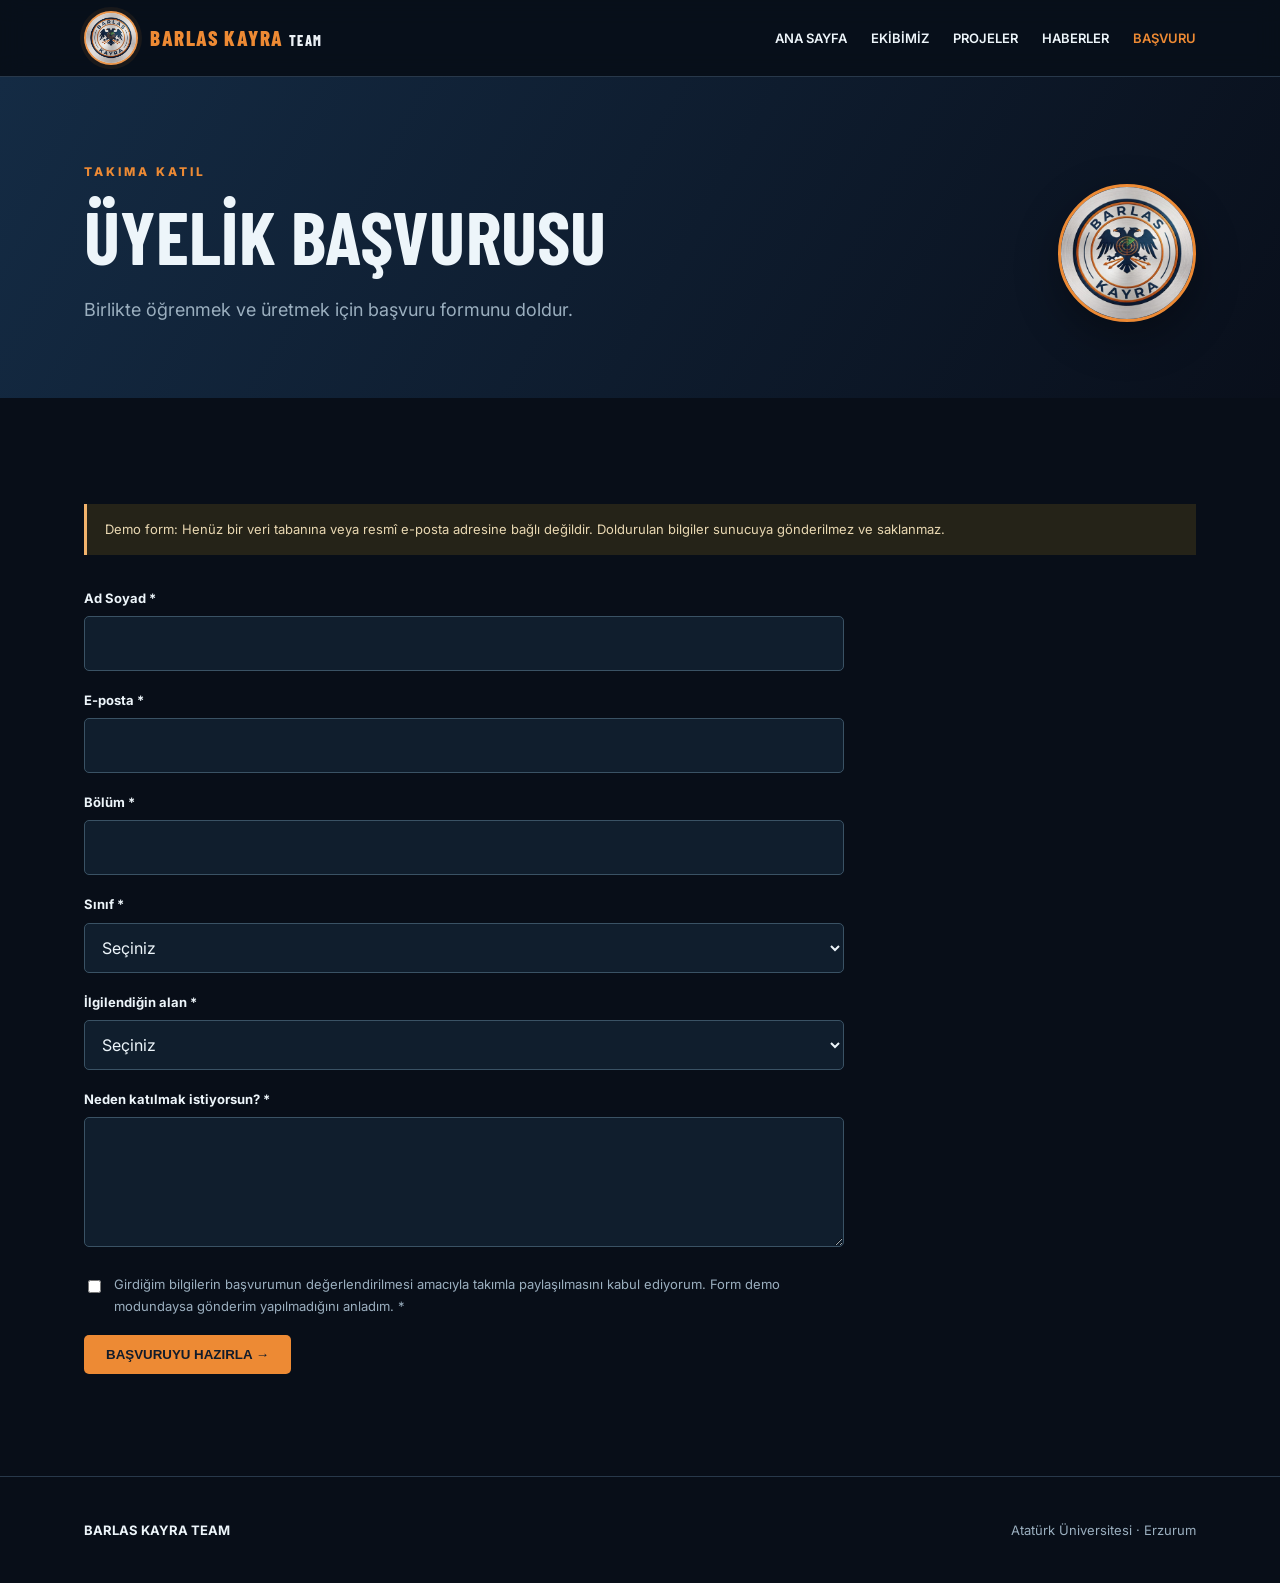
<file: basvuru.html>
<!DOCTYPE html>
<!-- Barlas Kayra Team | Üyelik Başvurusu -->
<html lang="tr">
  <head>
    <meta charset="utf-8"/>
    <meta content="width=device-width,initial-scale=1" name="viewport"/>
    <title>
      Takıma Başvur | Barlas Kayra Team
    </title>
    <link href="assets/favicon.png" rel="icon" type="image/png"/>
    <meta content="#080e18" name="theme-color"/>
    <meta content="Barlas Kayra Team üyelik başvuru formu." name="description"/>
    <link href="assets/favicon.png" rel="apple-touch-icon"/>
    <link href="https://fonts.googleapis.com" rel="preconnect"/>
    <link crossorigin="" href="https://fonts.gstatic.com" rel="preconnect"/>
    <link href="https://fonts.googleapis.com/css2?family=Barlow+Condensed:wght@500;600;700;800&amp;family=Inter:wght@400;500;600;700&amp;display=swap" rel="stylesheet"/>
    <link href="style.css" rel="stylesheet"/>
  </head>
  <body>
    <a class="skip-link" href="#main">İçeriğe geç</a>
    <header>
      <nav class="wrap">
        <a class="brand" href="index.html">
          <img alt="Barlas Kayra Team logosu" class="brand-logo" height="52" src="assets/barlas-kayra-logo.webp" width="52"/>
          <span class="brand-text">
            BARLAS
            <span>
              KAYRA
            </span>
            <small>
              TEAM
            </small>
          </span>
        </a>
        <button aria-controls="nav-links" aria-expanded="false" aria-label="Menüyü aç" class="menu" type="button">
          ☰
        </button>
        <div class="navlinks" id="nav-links">
          <a href="index.html">
            ANA SAYFA
          </a>
          <a href="ekip.html">
            EKİBİMİZ
          </a>
          <a href="projeler.html">
            PROJELER
          </a>
          <a href="haberler.html">
            HABERLER
          </a>
          <a aria-current="page" class="active" href="basvuru.html">
            BAŞVURU
          </a>
        </div>
      </nav>
    </header>
    <main id="main">
      <section class="page-hero">
        <div class="wrap page-hero-inner">
          <div class="page-copy">
            <div class="eyebrow">
              TAKIMA KATIL
            </div>
            <h1>
              ÜYELİK BAŞVURUSU
            </h1>
            <p class="lead">
              Birlikte öğrenmek ve üretmek için başvuru formunu doldur.
            </p>
          </div>
          <img alt="Barlas Kayra Team amblemi" class="page-logo" height="160" src="assets/barlas-kayra-logo.webp" width="160"/>
        </div>
      </section>
      <section class="section">
        <div class="wrap">
          <div class="notice">
            Demo form: Henüz bir veri tabanına veya resmî e-posta adresine bağlı değildir. Doldurulan bilgiler sunucuya gönderilmez ve saklanmaz.
          </div>
          <form class="form" id="apply-form" style="margin-top:32px">
            <div class="field">
              <label for="name">
                Ad Soyad *
              </label>
              <input autocomplete="name" id="name" maxlength="100" name="name" required=""/>
            </div>
            <div class="field">
              <label for="email">
                E-posta *
              </label>
              <input autocomplete="email" id="email" name="email" required="" type="email"/>
            </div>
            <div class="field">
              <label for="department">
                Bölüm *
              </label>
              <input id="department" maxlength="100" name="department" required=""/>
            </div>
            <div class="field">
              <label for="grade">
                Sınıf *
              </label>
              <select id="grade" name="grade" required="">
                <option value="">
                  Seçiniz
                </option>
                <option>
                  Hazırlık
                </option>
                <option>
                  1. sınıf
                </option>
                <option>
                  2. sınıf
                </option>
                <option>
                  3. sınıf
                </option>
                <option>
                  4. sınıf
                </option>
                <option>
                  Lisansüstü
                </option>
              </select>
            </div>
            <div class="field">
              <label for="area">
                İlgilendiğin alan *
              </label>
              <select id="area" name="area" required="">
                <option value="">
                  Seçiniz
                </option>
                <option>
                  Yazılım ve yapay zekâ
                </option>
                <option>
                  Görüntü işleme
                </option>
                <option>
                  Elektronik ve gömülü sistemler
                </option>
                <option>
                  Mekanik tasarım
                </option>
                <option>
                  Organizasyon ve iletişim
                </option>
              </select>
            </div>
            <div class="field">
              <label for="why">
                Neden katılmak istiyorsun? *
              </label>
              <textarea id="why" maxlength="2000" name="motivation" required=""></textarea>
            </div>
            <div class="check">
              <input id="privacy" name="onay" required="" type="checkbox"/>
              <label for="privacy">
                Girdiğim bilgilerin başvurumun değerlendirilmesi amacıyla takımla paylaşılmasını kabul ediyorum. Form demo modundaysa gönderim yapılmadığını anladım. *
              </label>
            </div>
            <button class="btn" type="submit">
              BAŞVURUYU HAZIRLA →
            </button>
            <p aria-live="polite" id="form-result" role="status">
            </p>
          </form>
        </div>
      </section>
    </main>
    <footer>
      <div class="wrap">
        <strong>
          BARLAS KAYRA TEAM
        </strong>
        <p>
          Atatürk Üniversitesi · Erzurum
        </p>
      </div>
    </footer>
     <script src="common.js?v=menu-fix-2" defer></script>
     <script type="module" src="basvuru.js"></script>
  </body>
</html>
</file>
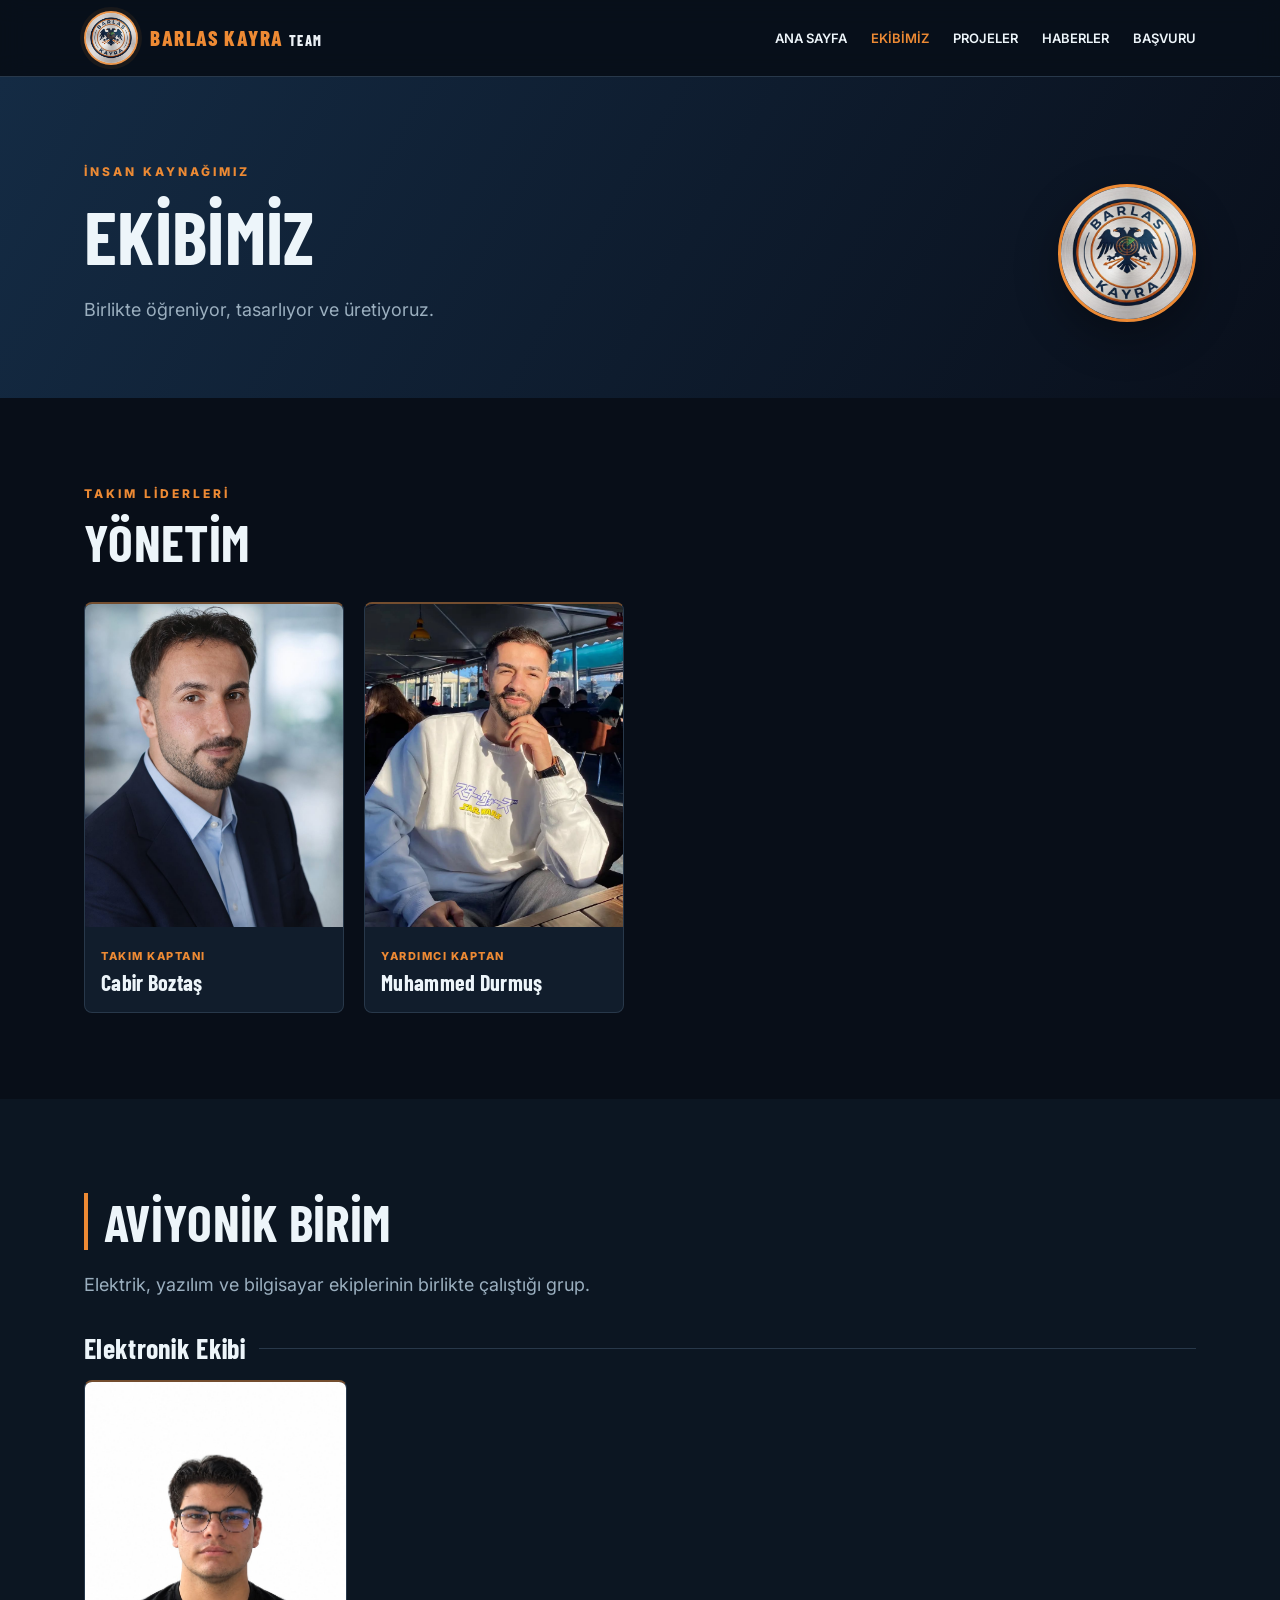
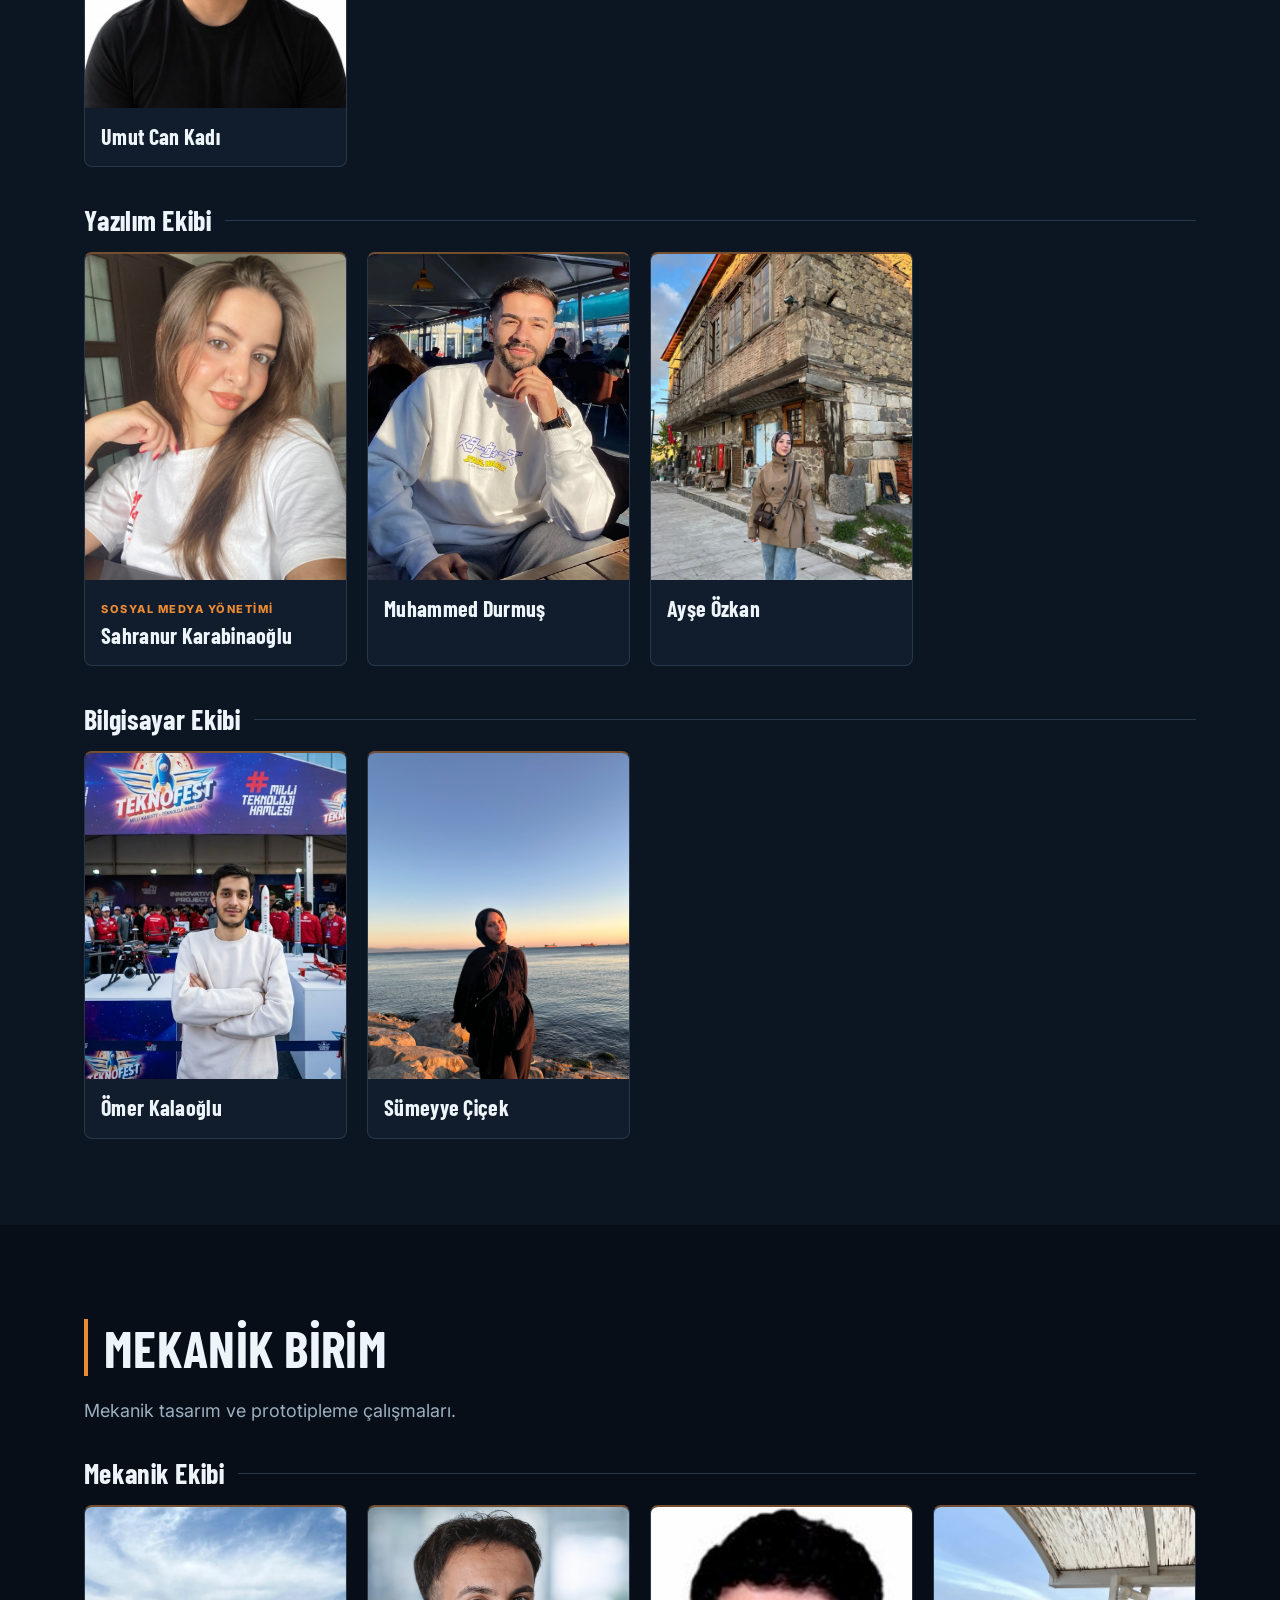
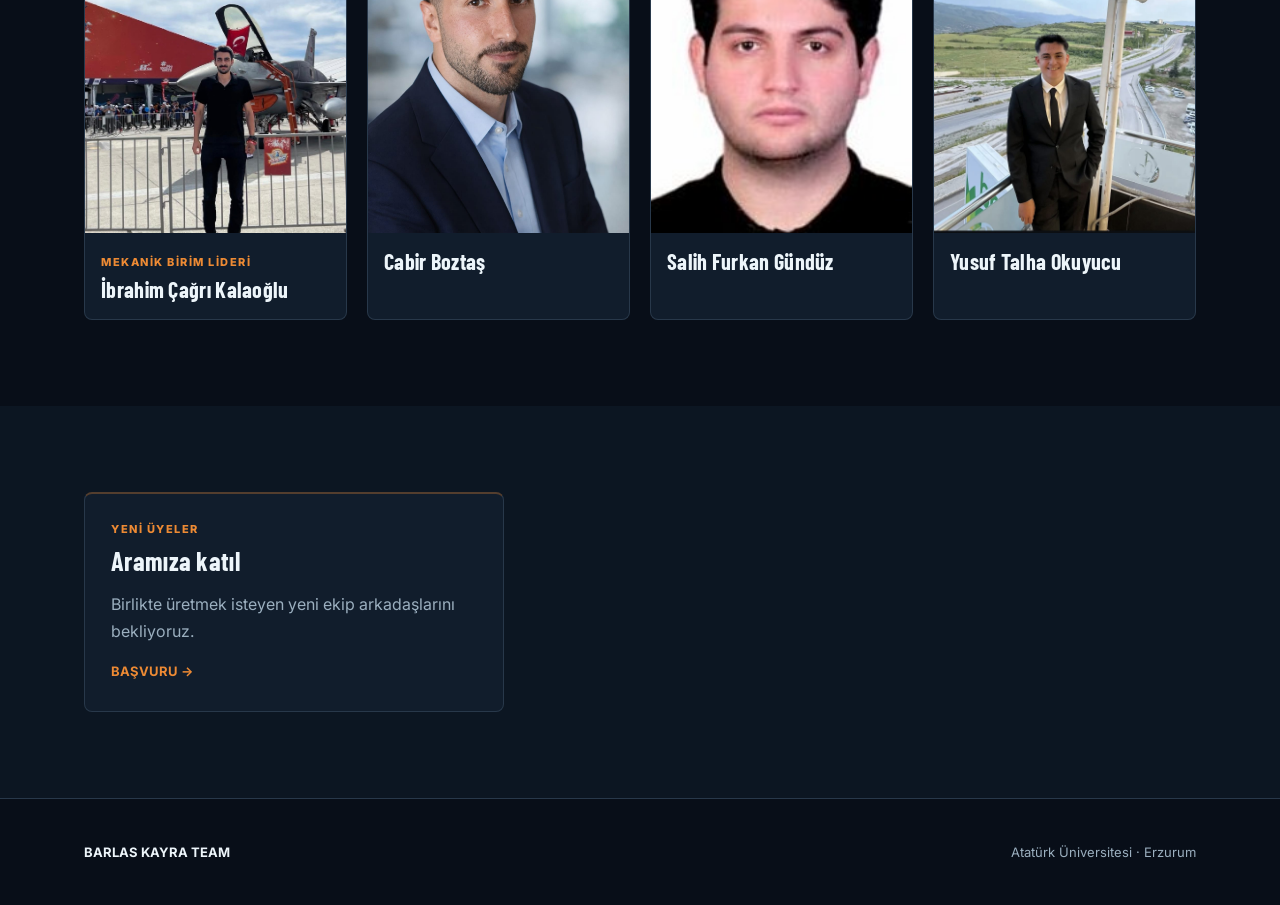
<file: ekip.html>
<!DOCTYPE html>
<html lang="tr">

<head>
  <meta charset="utf-8" />

  <meta
    name="viewport"
    content="width=device-width, initial-scale=1"
  />

  <meta
    name="theme-color"
    content="#080e18"
  />

  <meta
    name="description"
    content="Barlas Kayra Team ekibi: aviyonik ve mekanik gruplar."
  />

  <title>Ekibimiz | Barlas Kayra Team</title>

  <link
    rel="icon"
    href="assets/favicon.png"
    type="image/png"
  />

  <link
    rel="apple-touch-icon"
    href="assets/favicon.png"
  />

  <link
    rel="preconnect"
    href="https://fonts.googleapis.com"
  />

  <link
    rel="preconnect"
    href="https://fonts.gstatic.com"
    crossorigin
  />

  <link
    href="https://fonts.googleapis.com/css2?family=Barlow+Condensed:wght@500;600;700;800&amp;family=Inter:wght@400;500;600;700&amp;display=swap"
    rel="stylesheet"
  />

  <link rel="stylesheet" href="style.css" />

</head>

<body>

  <a class="skip-link" href="#main">
    İçeriğe geç
  </a>

  <!-- ======================== -->
  <!-- ÜST MENÜ -->
  <!-- ======================== -->

  <header>
    <nav class="wrap">

      <!-- TAKIM LOGOSU -->

      <a class="brand" href="index.html">

        <img
          class="brand-logo"
          src="assets/barlas-kayra-logo.webp"
          alt="Barlas Kayra Team logosu"
          width="52"
          height="52"
        />

        <span class="brand-text">
          BARLAS
          <span>KAYRA</span>
          <small>TEAM</small>
        </span>

      </a>

      <!-- MOBİL MENÜ -->

      <button
        class="menu"
        type="button"
        aria-controls="nav-links"
        aria-expanded="false"
        aria-label="Menüyü aç"
      >
        ☰
      </button>

      <!-- MENÜ BAĞLANTILARI -->

      <div class="navlinks" id="nav-links">

        <a href="index.html">
          ANA SAYFA
        </a>

        <a
          href="ekip.html"
          class="active"
          aria-current="page"
        >
          EKİBİMİZ
        </a>

        <a href="projeler.html">
          PROJELER
        </a>

        <a href="haberler.html">
          HABERLER
        </a>

        <a href="basvuru.html">
          BAŞVURU
        </a>
 

      </div>

    </nav>
  </header>


  <!-- ======================== -->
  <!-- ANA İÇERİK -->
  <!-- ======================== -->

  <main id="main">

    <!-- SAYFA BAŞLIĞI -->

    <section class="page-hero">

      <div class="wrap page-hero-inner">

        <div class="page-copy">

          <div class="eyebrow">
            İNSAN KAYNAĞIMIZ
          </div>

          <h1>EKİBİMİZ</h1>

          <p class="lead">
            Birlikte öğreniyor, tasarlıyor ve üretiyoruz.
          </p>

        </div>

        <img
          class="page-logo"
          src="assets/barlas-kayra-logo.webp"
          alt="Barlas Kayra Team amblemi"
          width="160"
          height="160"
        />

      </div>

    </section>


    <!-- ======================== -->
    <!-- TAKIM YÖNETİMİ -->
    <!-- ======================== -->

    <section class="section">

      <div class="wrap">

        <div class="section-head">

          <div class="eyebrow">
            TAKIM LİDERLERİ
          </div>

          <h2>YÖNETİM</h2>

        </div>

        <ul class="members members-lead">

          <!-- CABİR BOZTAŞ -->

          <li class="member">

            <figure class="member-photo">

              <img
                src="assets/cabir.jpg"
                alt="Cabir Boztaş"
                width="480"
                height="600"
                loading="lazy"
              />

            </figure>

            <div class="member-info">

              <span class="member-role">
                Takım Kaptanı
              </span>

              <h3>Cabir Boztaş</h3>

            </div>

          </li>


          <!-- MUHAMMED DURMUŞ -->

          <li class="member">

            <figure class="member-photo">

              <img
                src="assets/muhammed.jpg"
                alt="Muhammed Durmuş"
                width="480"
                height="600"
                loading="lazy"
              />

            </figure>

            <div class="member-info">

              <span class="member-role">
                Yardımcı Kaptan
              </span>

              <h3>Muhammed Durmuş</h3>

            </div>

          </li>

        </ul>

      </div>

    </section>


    <!-- ======================== -->
    <!-- AVİYONİK BİRİM -->
    <!-- ======================== -->

    <section class="section alt" id="aviyonik">

      <div class="wrap">

        <div class="section-head group-head">

          <h2>AVİYONİK BİRİM</h2>

          <p class="lead">
            Elektrik, yazılım ve bilgisayar
            ekiplerinin birlikte çalıştığı grup.
          </p>

        </div>

        <div class="subteams">


          <!-- ======================== -->
          <!-- ELEKTRİK EKİBİ -->
          <!-- ======================== -->

          <div class="subteam">

            <h3 class="subteam-title">
              Elektronik Ekibi
            </h3>

            <ul class="members">

              <!-- UMUT CAN KADI -->

              <li class="member">

                <figure class="member-photo">

                  <img
                    src="assets/umut.jpg"
                    alt="Umut Can  Kadı"
                    width="480"
                    height="600"
                    loading="lazy"
                  />

                </figure>

                <div class="member-info">

                  <h3>Umut Can Kadı</h3>

                </div>

              </li>

            </ul>

          </div>


          <!-- ======================== -->
          <!-- YAZILIM EKİBİ -->
          <!-- ======================== -->

          <div class="subteam">

            <h3 class="subteam-title">
              Yazılım Ekibi
            </h3>

            <ul class="members">

              <!-- SAHRANUR KARABİNAOĞLU -->

              <li class="member">

                <figure class="member-photo">

                  <img
                    src="assets/sahra.jpg"
                    alt="Sahranur Karabinaoğlu"
                    width="480"
                    height="600"
                    loading="lazy"
                  />

                </figure>

                <div class="member-info">
 <span class="member-role">
                  SOSYAL MEDYA YÖNETİMİ
                 </span>
                  <h3>Sahranur Karabinaoğlu</h3>

                </div>

              </li>


              <!-- MUHAMMED DURMUŞ -->

              <li class="member">

                <figure class="member-photo">

                  <img
                    src="assets/muhammed.jpg"
                    alt="Muhammed Durmuş"
                    width="480"
                    height="600"
                    loading="lazy"
                  />

                </figure>

                <div class="member-info">

                  <h3>Muhammed Durmuş</h3>

                </div>

              </li>


              <!-- AYŞE ÖZKAN -->

              <li class="member">

                <figure class="member-photo">

                 
                  <img
                 src="assets/ayse.jpg"
                 alt="Ayşe Özkan"
                 width="480"
                 height="600"
                 loading="lazy"
                />

                </figure>

                <div class="member-info">

                  <h3>Ayşe Özkan</h3>

                </div>

              </li>

            </ul>

          </div>


          <!-- ======================== -->
          <!-- BİLGİSAYAR EKİBİ -->
          <!-- ======================== -->

          <div class="subteam">

            <h3 class="subteam-title">
              Bilgisayar Ekibi
            </h3>

            <ul class="members">

              <!-- ÖMER KALAOĞLU -->

              <li class="member">

                <figure class="member-photo">

                             
<img
  src="assets/omer.jpg"
  alt="Ömer KALAOĞLU"
  width="480"
  height="600"
  loading="lazy"
/>

                </figure>

                <div class="member-info">

                  <h3>Ömer Kalaoğlu</h3>

                </div>

              </li>


              <!-- SÜMEYYE ÇİÇEK -->

              <li class="member">

                <figure class="member-photo">

                  
<img
  src="assets/sumeyye.jpg"
  alt="Sümeyye Çiçek"
  width="480"
  height="600"
  loading="lazy"
/>


                </figure>

                <div class="member-info">

                  <h3>Sümeyye Çiçek</h3>

                </div>

              </li>

            </ul>

          </div>

        </div>

      </div>

    </section>


    <!-- ======================== -->
    <!-- MEKANİK BİRİM -->
    <!-- ======================== -->

    <section class="section" id="mekanik">

      <div class="wrap">

        <div class="section-head group-head">

          <h2>MEKANİK BİRİM</h2>

          <p class="lead">
            Mekanik tasarım ve prototipleme çalışmaları.
          </p>

        </div>

        <div class="subteams">

          <!-- MEKANİK EKİBİ -->

          <div class="subteam">

            <h3 class="subteam-title">
              Mekanik Ekibi
            </h3>

            <ul class="members">
 <!-- İBRAHİM ÇAĞRI KALOĞLU -->

              <li class="member">

                <figure class="member-photo">

                  <img
                    src="assets/ibrahim.jpg"
                    alt="İbrahim Çağrı Kaloğlu"
                    width="480"
                    height="600"
                    loading="lazy"
                  />

                </figure>

                <div class="member-info">
                     <span class="member-role">
                  MEKANİK BİRİM LİDERİ
                 </span>

                  <h3>İbrahim Çağrı Kalaoğlu</h3>

                </div>

              </li>


              <!-- CABİR BOZTAŞ -->

              <li class="member">

                <figure class="member-photo">

                  <img
                    src="assets/cabir.jpg"
                    alt="Cabir Boztaş"
                    width="480"
                    height="600"
                    loading="lazy"
                  />

                </figure>

                <div class="member-info">

                  <h3>Cabir Boztaş</h3>

                </div>

              </li>


              <!--SALİH FURKAN GÜNDÜZ -->

              <li class="member">

                <figure class="member-photo">

                  <img
                    src="assets/furkan.jpg"
                    alt="Salih Furkan Gündüz"
                    width="480"
                    height="600"
                    loading="lazy"
                  />

                </figure>

                <div class="member-info">

                  <h3>Salih Furkan Gündüz</h3>

                </div>

              </li>


              <!-- YUSUF TALHA OKUYUCU -->

              <li class="member">

                <figure class="member-photo">

                  <img
                    src="assets/yusuf.jpg"
                    alt="Yusuf Talha Okuyucu"
                    width="480"
                    height="600"
                    loading="lazy"
                  />

                </figure>

                <div class="member-info">

                  <h3>Yusuf Talha Okuyucu</h3>

                </div>

              </li>

            </ul>

          </div>

        </div>

      </div>

    </section>


    <!-- ======================== -->
    <!-- YENİ ÜYE BAŞVURUSU -->
    <!-- ======================== -->

    <section class="section alt">

      <div class="wrap">

        <div class="card join">

          <div class="tag">
            YENİ ÜYELER
          </div>

          <h3>Aramıza katıl</h3>

          <p>
            Birlikte üretmek isteyen yeni ekip
            arkadaşlarını bekliyoruz.
          </p>

          <a
            class="more"
            href="basvuru.html"
          >
            BAŞVURU →
          </a>

        </div>

      </div>

    </section>

  </main>


  <!-- ======================== -->
  <!-- ALT BİLGİ -->
  <!-- ======================== -->

  <footer>

    <div class="wrap">

      <strong>
        BARLAS KAYRA TEAM
      </strong>

      <p>
        Atatürk Üniversitesi · Erzurum
      </p>

    </div>

  </footer>


  <!-- JAVASCRIPT BAĞLANTISI -->

  <script src="common.js?v=menu-fix-2" defer></script>

</body>

</html>
</file>
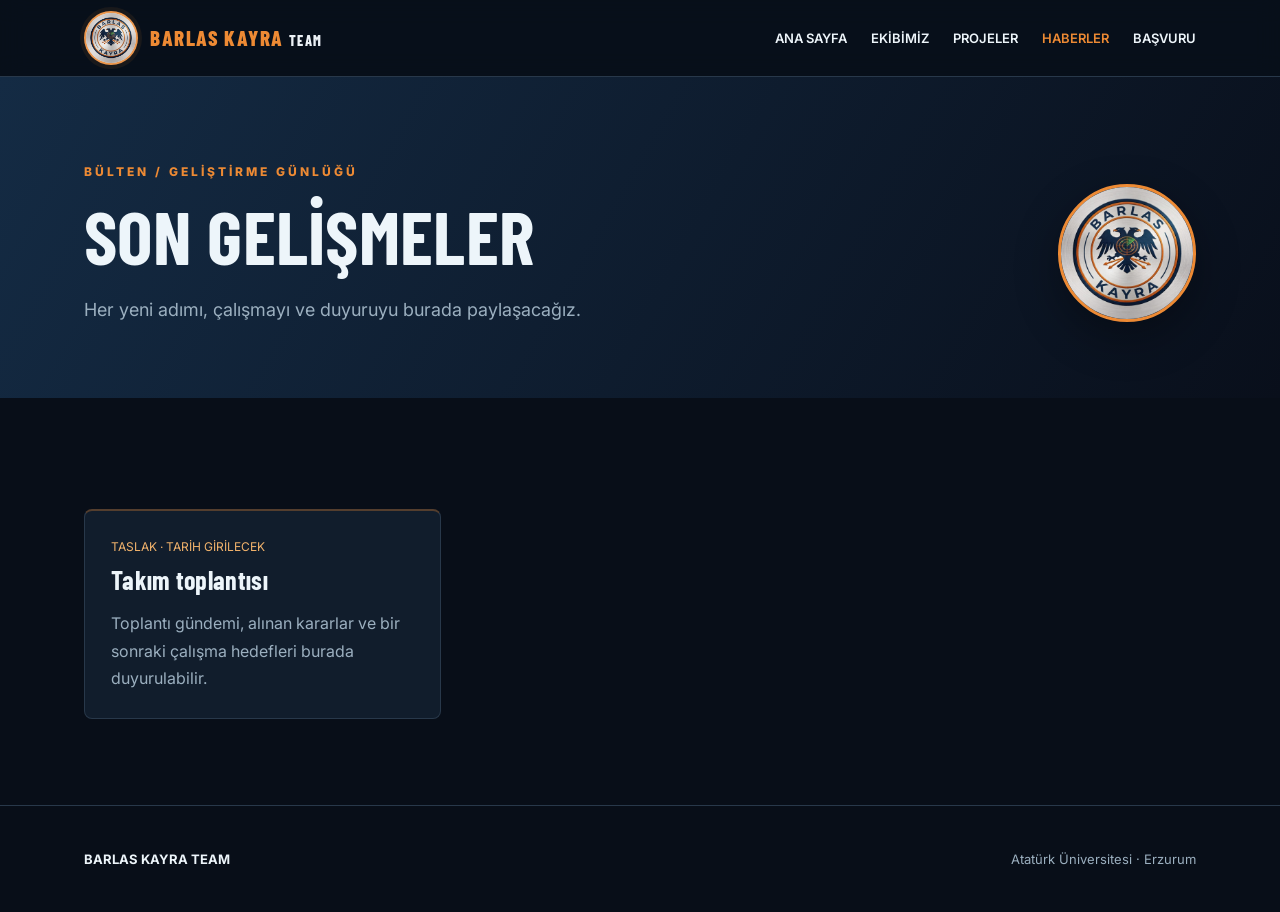
<file: haberler.html>
<!DOCTYPE html>
<!-- Barlas Kayra Team | Haber Bülteni -->
<html lang="tr">
  <head>
    <meta charset="utf-8"/>
    <meta content="width=device-width,initial-scale=1" name="viewport"/>
    <title>
      Haber Bülteni | Barlas Kayra Team
    </title>
    <link href="assets/favicon.png" rel="icon" type="image/png"/>
    <meta content="#080e18" name="theme-color"/>
    <meta content="Barlas Kayra Team haber bülteni ve geliştirme günlüğü." name="description"/>
    <link href="assets/favicon.png" rel="apple-touch-icon"/>
    <link href="https://fonts.googleapis.com" rel="preconnect"/>
    <link crossorigin="" href="https://fonts.gstatic.com" rel="preconnect"/>
    <link href="https://fonts.googleapis.com/css2?family=Barlow+Condensed:wght@500;600;700;800&amp;family=Inter:wght@400;500;600;700&amp;display=swap" rel="stylesheet"/>
    <link href="style.css" rel="stylesheet"/>
  </head>
  <body>
    <a class="skip-link" href="#main">İçeriğe geç</a>
    <header>
      <nav class="wrap">
        <a class="brand" href="index.html">
          <img alt="Barlas Kayra Team logosu" class="brand-logo" height="52" src="assets/barlas-kayra-logo.webp" width="52"/>
          <span class="brand-text">
            BARLAS
            <span>
              KAYRA
            </span>
            <small>
              TEAM
            </small>
          </span>
        </a>
        <button aria-controls="nav-links" aria-expanded="false" aria-label="Menüyü aç" class="menu" type="button">
          ☰
        </button>
        <div class="navlinks" id="nav-links">
          <a href="index.html">
            ANA SAYFA
          </a>
          <a href="ekip.html">
            EKİBİMİZ
          </a>
          <a href="projeler.html">
            PROJELER
          </a>
          <a aria-current="page" class="active" href="haberler.html">
            HABERLER
          </a>
          <a href="basvuru.html">
            BAŞVURU
          </a>
        </div>
      </nav>
    </header>
    <main id="main">
      <section class="page-hero">
        <div class="wrap page-hero-inner">
          <div class="page-copy">
            <div class="eyebrow">
              BÜLTEN / GELİŞTİRME GÜNLÜĞÜ
            </div>
            <h1>
              SON GELİŞMELER
            </h1>
            <p class="lead">
              Her yeni adımı, çalışmayı ve duyuruyu burada paylaşacağız.
            </p>
          </div>
          <img alt="Barlas Kayra Team amblemi" class="page-logo" height="160" src="assets/barlas-kayra-logo.webp" width="160"/>
        </div>
      </section>
      <section class="section">
        <div class="wrap">
  
          <div class="grid" style="margin-top:25px">
            <article class="card">
              <div class="meta">
                TASLAK · TARİH GİRİLECEK
              </div>
              <h3>
                Takım toplantısı
              </h3>
              <p>
                Toplantı gündemi, alınan kararlar ve bir sonraki çalışma hedefleri burada duyurulabilir.
              </p>
            </article>
          </div>
        </div>
      </section>
    </main>
    <footer>
      <div class="wrap">
        <strong>
          BARLAS KAYRA TEAM
        </strong>
        <p>
          Atatürk Üniversitesi · Erzurum
        </p>
      </div>
    </footer>
    <script src="common.js?v=menu-fix-2" defer></script>
  </body>
</html>
</file>
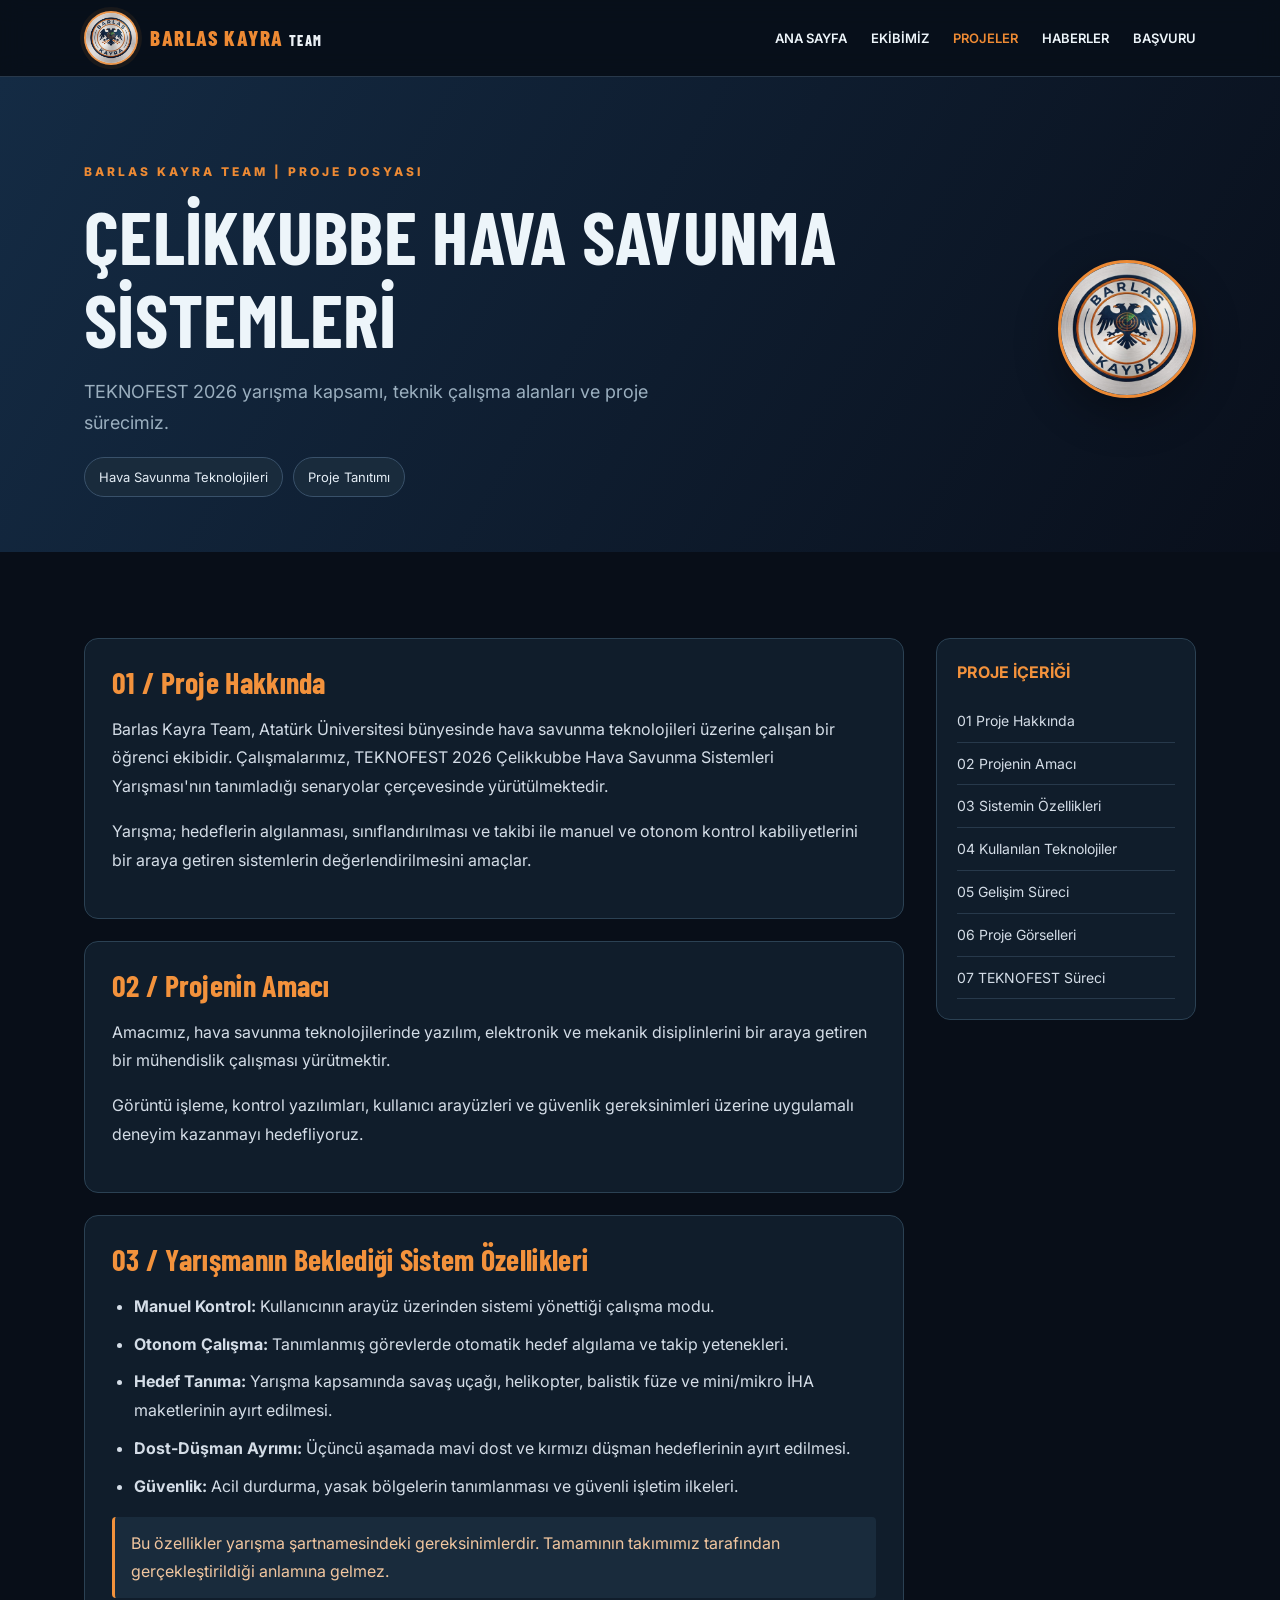
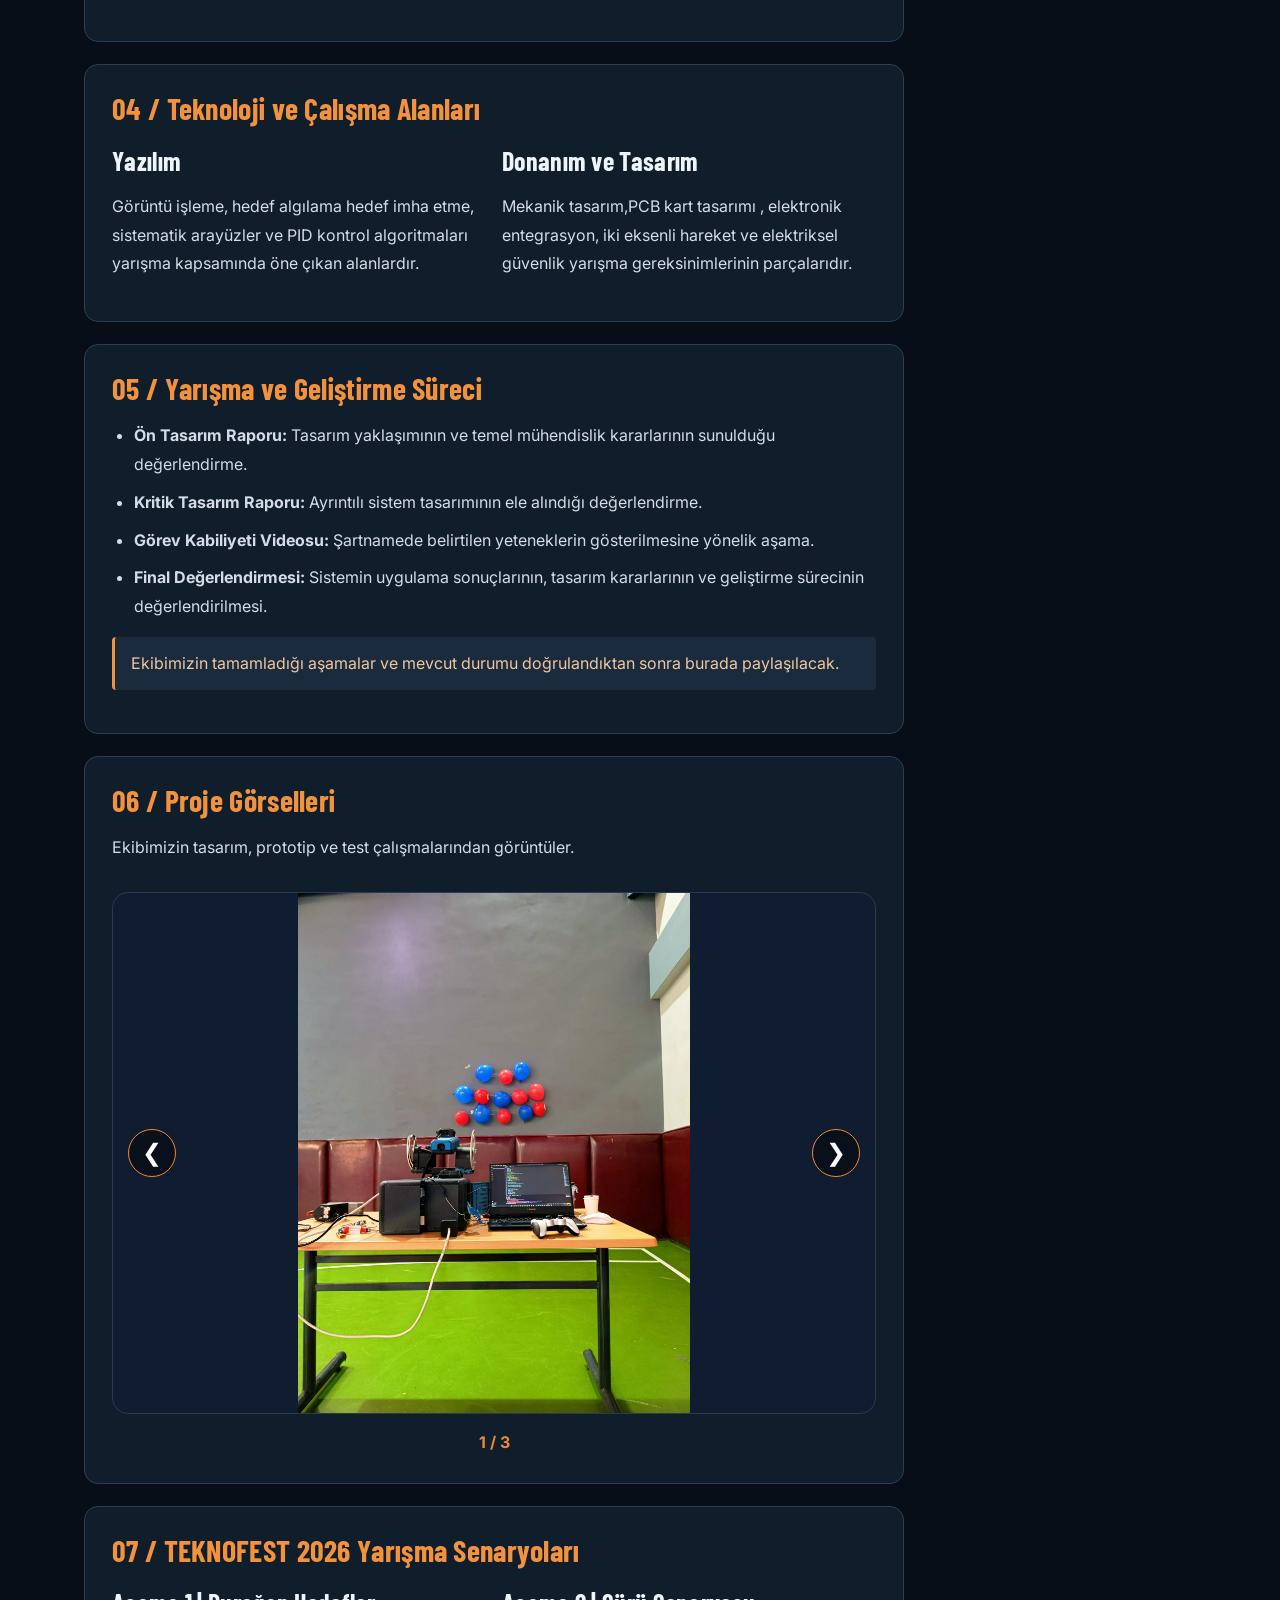
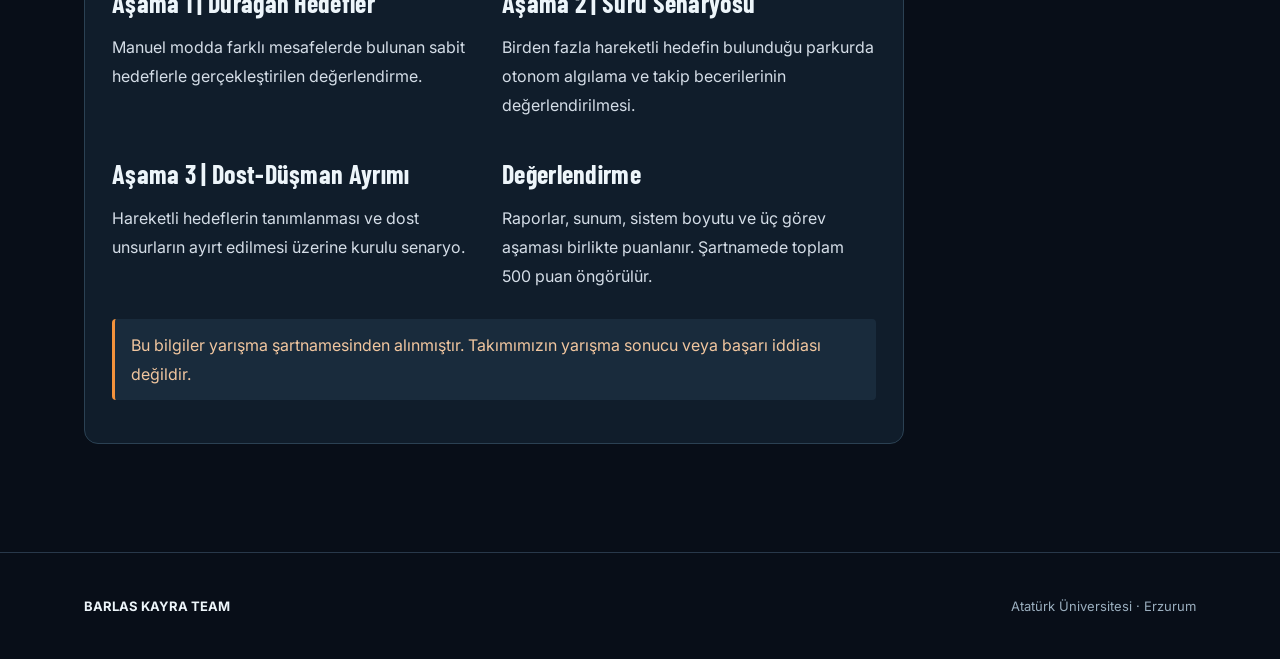
<file: projeler.html>
<!DOCTYPE html>
<html lang="tr">

<head>
    <meta charset="UTF-8">
    <meta name="viewport"
          content="width=device-width, initial-scale=1.0">

    <title>Çelikkubbe | Barlas Kayra Team</title>

    <link rel="icon"
          href="assets/favicon.png"
          type="image/png">

    <link rel="stylesheet" href="style.css">

    <link href="https://fonts.googleapis.com/css2?family=Barlow+Condensed:wght@500;600;700;800&family=Inter:wght@400;500;600;700&display=swap"
          rel="stylesheet">

    <style>

        /* PROJE SAYFASI YERLEŞİMİ */

        .project-layout {
            display: grid;
            grid-template-columns: minmax(0, 1fr) 260px;
            gap: 32px;
            align-items: start;
        }

        /* PROJE BİLGİ KARTLARI */

        .project-panel {
            background: #101d2b;
            border: 1px solid #2b4153;
            border-radius: 14px;
            padding: 27px;
            margin-bottom: 22px;
            scroll-margin-top: 110px;
        }

        .project-panel h2 {
            font-family: 'Barlow Condensed', sans-serif;
            font-size: 30px;
            color: #f3923c;
            margin: 0 0 14px;
        }

        .project-panel p,
        .project-panel li {
            color: #d4dde7;
            line-height: 1.8;
        }

        .project-panel ul {
            padding-left: 22px;
        }

        .project-panel li {
            margin-bottom: 9px;
        }

        /* SAĞ KISAYOL MENÜSÜ */

        .project-nav {
            position: sticky;
            top: 100px;
            background: #101d2b;
            border: 1px solid #2b4153;
            border-radius: 14px;
            padding: 20px;
        }

        .project-nav strong {
            display: block;
            color: #f3923c;
            margin-bottom: 14px;
        }

        .project-nav a {
            display: block;
            padding: 9px 0;
            color: #d4dde7;
            text-decoration: none;
            border-bottom: 1px solid #27394b;
            font-size: 14px;
        }

        .project-nav a:hover {
            color: #f3923c;
        }

        /* TEKNOLOJİ VE AŞAMA KARTLARI */

        .project-grid {
            display: grid;
            grid-template-columns: repeat(2, minmax(0, 1fr));
            gap: 16px;
        }

        /* BİLGİ NOTLARI */

        .fill-note {
            border-left: 3px solid #f3923c;
            background: #192b3c;
            padding: 12px 16px;
            border-radius: 4px;
            margin-top: 12px;
            color: #f1c69f !important;
        }

        /* PROJE ETİKETLERİ */

        .project-tags {
            display: flex;
            gap: 10px;
            flex-wrap: wrap;
            margin-top: 18px;
        }

        .project-tag {
            background: #192b3c;
            border: 1px solid #39516a;
            border-radius: 50px;
            padding: 8px 14px;
            font-size: 13px;
            color: #e4edf5;
        }

        /* FOTOĞRAF GALERİSİ */

        .proje-galeri {
            display: grid;
            grid-template-columns: repeat(4, minmax(0, 1fr));
            gap: 12px;
            margin-top: 20px;
        }

        .proje-galeri img {
            display: block;
            width: 100%;
            height: 190px;
            object-fit: cover;
            border-radius: 10px;
            border: 1px solid #2b4153;
            transition: transform 0.3s ease;
        }

        .proje-galeri img:hover {
            transform: scale(1.03);
        }

        /* SAYFA GEÇİŞLERİ */

        html {
            scroll-behavior: smooth;
            scroll-padding-top: 95px;
        }

        /* TABLET GÖRÜNÜMÜ */

        @media (max-width: 1000px) {
            .proje-galeri {
                grid-template-columns: repeat(2, minmax(0, 1fr));
            }
        }

        /* MOBİL GÖRÜNÜM */

        @media (max-width: 850px) {
            .project-layout {
                grid-template-columns: 1fr;
            }

            .project-nav {
                position: static;
                order: -1;
            }

            .project-grid {
                grid-template-columns: 1fr;
            }
        }

        @media (max-width: 520px) {
            .proje-galeri {
                grid-template-columns: 1fr;
            }
        }

    </style>

</head>

<body>

    <!-- ÜST MENÜ -->

    <a class="skip-link" href="#main">
        İçeriğe geç
    </a>

    <header>
        <nav class="wrap">

            <a class="brand" href="index.html">

                <img
                    src="assets/barlas-kayra-logo.webp"
                    alt="Barlas Kayra Team logosu"
                    class="brand-logo"
                    width="52"
                    height="52">

                <span class="brand-text">
                    BARLAS
                    <span>KAYRA</span>
                    <small>TEAM</small>
                </span>

            </a>

            <button
                class="menu"
                type="button"
                aria-controls="nav-links"
                aria-expanded="false"
                aria-label="Menüyü aç">
                ☰
            </button>

            <div class="navlinks" id="nav-links">

                <a href="index.html">
                    ANA SAYFA
                </a>

                <a href="ekip.html">
                    EKİBİMİZ
                </a>

                <a href="projeler.html"
                   class="active"
                   aria-current="page">
                    PROJELER
                </a>

                <a href="haberler.html">
                    HABERLER
                </a>

                <a href="basvuru.html">
                    BAŞVURU
                </a>

            </div>

        </nav>
    </header>

    <main id="main">

        <!-- PROJE BAŞLIĞI -->

        <section class="page-hero">

            <div class="wrap page-hero-inner">

                <div class="page-copy">

                    <div class="eyebrow">
                        BARLAS KAYRA TEAM | PROJE DOSYASI
                    </div>

                    <h1>
                        ÇELİKKUBBE HAVA SAVUNMA SİSTEMLERİ
                    </h1>

                    <p class="lead">
                        TEKNOFEST 2026 yarışma kapsamı,
                        teknik çalışma alanları ve
                        proje sürecimiz.
                    </p>

                    <div class="project-tags">

                        <span class="project-tag">
                            Hava Savunma Teknolojileri
                        </span>

                        <span class="project-tag">
                            Proje Tanıtımı
                        </span>

                    </div>

                </div>

                <img
                    src="assets/barlas-kayra-logo.webp"
                    alt="Barlas Kayra Team amblemi"
                    class="page-logo"
                    width="160"
                    height="160">

            </div>

        </section>

        <!-- ANA İÇERİK VE SAĞ MENÜ -->

        <section class="section">

            <div class="wrap project-layout">

                <div>

                    <!-- 01 PROJE HAKKINDA -->

                    <article class="project-panel"
                             id="hakkinda">

                        <h2>01 / Proje Hakkında</h2>

                        <p>
                            Barlas Kayra Team, Atatürk
                            Üniversitesi bünyesinde hava
                            savunma teknolojileri üzerine
                            çalışan bir öğrenci ekibidir.
                            Çalışmalarımız, TEKNOFEST 2026
                            Çelikkubbe Hava Savunma Sistemleri
                            Yarışması'nın tanımladığı
                            senaryolar çerçevesinde
                            yürütülmektedir.
                        </p>

                        <p>
                            Yarışma; hedeflerin algılanması,
                            sınıflandırılması ve takibi ile
                            manuel ve otonom kontrol
                            kabiliyetlerini bir araya getiren
                            sistemlerin değerlendirilmesini
                            amaçlar.
                        </p>

                    </article>

                    <!-- 02 PROJENİN AMACI -->

                    <article class="project-panel"
                             id="amac">

                        <h2>02 / Projenin Amacı</h2>

                        <p>
                            Amacımız, hava savunma
                            teknolojilerinde yazılım,
                            elektronik ve mekanik
                            disiplinlerini bir araya
                            getiren bir mühendislik
                            çalışması yürütmektir.
                        </p>

                        <p>
                            Görüntü işleme, kontrol
                            yazılımları, kullanıcı arayüzleri
                            ve güvenlik gereksinimleri
                            üzerine uygulamalı deneyim
                            kazanmayı hedefliyoruz.
                        </p>

                    </article>

                    <!-- 03 SİSTEM ÖZELLİKLERİ -->

                    <article class="project-panel"
                             id="ozellikler">

                        <h2>
                            03 / Yarışmanın Beklediği
                            Sistem Özellikleri
                        </h2>

                        <ul>

                            <li>
                                <strong>Manuel Kontrol:</strong>
                                Kullanıcının arayüz üzerinden
                                sistemi yönettiği çalışma modu.
                            </li>

                            <li>
                                <strong>Otonom Çalışma:</strong>
                                Tanımlanmış görevlerde otomatik
                                hedef algılama ve takip
                                yetenekleri.
                            </li>

                            <li>
                                <strong>Hedef Tanıma:</strong>
                                Yarışma kapsamında savaş uçağı,
                                helikopter, balistik füze ve
                                mini/mikro İHA maketlerinin
                                ayırt edilmesi.
                            </li>

                            <li>
                                <strong>Dost-Düşman Ayrımı:</strong>
                                Üçüncü aşamada mavi dost ve
                                kırmızı düşman hedeflerinin
                                ayırt edilmesi.
                            </li>

                            <li>
                                <strong>Güvenlik:</strong>
                                Acil durdurma, yasak bölgelerin
                                tanımlanması ve güvenli
                                işletim ilkeleri.
                            </li>

                        </ul>

                        <p class="fill-note">
                            Bu özellikler yarışma
                            şartnamesindeki gereksinimlerdir.
                            Tamamının takımımız tarafından
                            gerçekleştirildiği anlamına gelmez.
                        </p>

                    </article>

                    <!-- 04 TEKNOLOJİLER -->

                    <article class="project-panel"
                             id="teknolojiler">

                        <h2>
                            04 / Teknoloji ve Çalışma Alanları
                        </h2>

                        <div class="project-grid">

                            <div>

                                <h3>Yazılım</h3>

                                <p>
                                    Görüntü işleme, hedef algılama
                                    hedef imha etme, sistematik
                                    arayüzler ve PID kontrol algoritmaları
                                    yarışma kapsamında öne çıkan
                                    alanlardır.
                                </p>

                            </div>

                            <div>

                                <h3>Donanım ve Tasarım</h3>

                                <p>
                                    Mekanik tasarım,PCB kart tasarımı ,
                                     elektronik entegrasyon, iki eksenli
                                    hareket ve elektriksel
                                    güvenlik yarışma
                                    gereksinimlerinin
                                    parçalarıdır.
                                </p>

                            </div>

                        </div>

                    </article>

                    <!-- 05 GELİŞİM SÜRECİ -->

                    <article class="project-panel"
                             id="surec">

                        <h2>
                            05 / Yarışma ve Geliştirme Süreci
                        </h2>

                        <ul>

                            <li>
                                <strong>Ön Tasarım Raporu:</strong>
                                Tasarım yaklaşımının ve temel
                                mühendislik kararlarının
                                sunulduğu değerlendirme.
                            </li>

                            <li>
                                <strong>Kritik Tasarım Raporu:</strong>
                                Ayrıntılı sistem tasarımının
                                ele alındığı değerlendirme.
                            </li>

                            <li>
                                <strong>Görev Kabiliyeti Videosu:</strong>
                                Şartnamede belirtilen
                                yeteneklerin gösterilmesine
                                yönelik aşama.
                            </li>

                            <li>
                                <strong>Final Değerlendirmesi:</strong>
                                Sistemin uygulama sonuçlarının,
                                tasarım kararlarının ve
                                geliştirme sürecinin
                                değerlendirilmesi.
                            </li>

                        </ul>

                        <p class="fill-note">
                            Ekibimizin tamamladığı aşamalar
                            ve mevcut durumu doğrulandıktan
                            sonra burada paylaşılacak.
                        </p>

                    </article>

                   
<!-- 06 PROJE GÖRSELLERİ -->

<article class="project-panel" id="gorseller">

    <h2>06 / Proje Görselleri</h2>

    <p>
        Ekibimizin tasarım, prototip
        ve test çalışmalarından görüntüler.
    </p>

    <div class="proje-slider">

        <button
            class="slider-ok onceki"
            type="button"
            onclick="fotoDegistir(-1)"
            aria-label="Önceki fotoğraf">
            &#10094;
        </button>

        <div class="slider-gorseller">

            <img
                src="assets/foto.jpeg"
                class="slider-foto aktif"
                alt="Proje geliştirme görseli">

            <img
                src="assets/foto1.jpeg"
                class="slider-foto"
                alt="Proje test görseli">

            <img
                src="assets/foto2.jpeg"
                class="slider-foto"
                alt="Proje prototip görseli">

        </div>

        <button
            class="slider-ok sonraki"
            type="button"
            onclick="fotoDegistir(1)"
            aria-label="Sonraki fotoğraf">
            &#10095;
        </button>

    </div>

    <div class="slider-sayac">
        <span id="aktifFoto">1</span> / 3
    </div>

</article>


                    <!-- 08 TEKNOFEST -->

                    <article class="project-panel"
                             id="teknofest">

                        <h2>
                            07 / TEKNOFEST 2026
                            Yarışma Senaryoları
                        </h2>

                        <div class="project-grid">

                            <div>

                                <h3>
                                    Aşama 1 | Durağan Hedefler
                                </h3>

                                <p>
                                    Manuel modda farklı
                                    mesafelerde bulunan
                                    sabit hedeflerle
                                    gerçekleştirilen
                                    değerlendirme.
                                </p>

                            </div>

                            <div>

                                <h3>
                                    Aşama 2 | Sürü Senaryosu
                                </h3>

                                <p>
                                    Birden fazla hareketli
                                    hedefin bulunduğu parkurda
                                    otonom algılama ve takip
                                    becerilerinin
                                    değerlendirilmesi.
                                </p>

                            </div>

                            <div>

                                <h3>
                                    Aşama 3 | Dost-Düşman Ayrımı
                                </h3>

                                <p>
                                    Hareketli hedeflerin
                                    tanımlanması ve dost
                                    unsurların ayırt edilmesi
                                    üzerine kurulu senaryo.
                                </p>

                            </div>

                            <div>

                                <h3>Değerlendirme</h3>

                                <p>
                                    Raporlar, sunum, sistem
                                    boyutu ve üç görev aşaması
                                    birlikte puanlanır.
                                    Şartnamede toplam
                                    500 puan öngörülür.
                                </p>

                            </div>

                        </div>

                        <p class="fill-note">
                            Bu bilgiler yarışma
                            şartnamesinden alınmıştır.
                            Takımımızın yarışma sonucu
                            veya başarı iddiası değildir.
                        </p>

                    </article>

                </div>


                <!-- SAĞ TARAFTAKİ KISAYOL MENÜSÜ -->

                <aside class="project-nav"
                       aria-label="Proje sayfası bölümleri">

                    <strong>PROJE İÇERİĞİ</strong>

                    <a href="#hakkinda">
                        01 Proje Hakkında
                    </a>

                    <a href="#amac">
                        02 Projenin Amacı
                    </a>

                    <a href="#ozellikler">
                        03 Sistemin Özellikleri
                    </a>

                    <a href="#teknolojiler">
                        04 Kullanılan Teknolojiler
                    </a>

                    <a href="#surec">
                        05 Gelişim Süreci
                    </a>

                    <a href="#gorseller">
                        06 Proje Görselleri
                    </a>


                    <a href="#teknofest">
                        07 TEKNOFEST Süreci
                    </a>

                
                </aside>

            </div>

        </section>

    </main>

    <!-- ALT BİLGİ -->

    <footer>
        <div class="wrap">

            <strong>
                BARLAS KAYRA TEAM
            </strong>

            <p>
                Atatürk Üniversitesi · Erzurum
            </p>

        </div>
    </footer>

    <!-- ORTAK JAVASCRIPT -->

    <script src="common.js?v=menu-fix-2" defer></script>

<script>
    let fotoIndex = 0;

    const fotograflar =
        document.querySelectorAll(".slider-foto");

    const fotoSayaci =
        document.getElementById("aktifFoto");

    function fotoDegistir(yon) {

        fotograflar[fotoIndex].classList.remove("aktif");

        fotoIndex =
            (fotoIndex + yon + fotograflar.length)
            % fotograflar.length;

        fotograflar[fotoIndex].classList.add("aktif");

        fotoSayaci.textContent = fotoIndex + 1;
    }
</script>

</body>
</html>
</file>
<file: style.css>
/* Barlas Kayra Team | Ortak stil dosyası */

:root {
  --bg: #080e18;
  --panel: #111d2c;
  --line: #28384a;
  --ink: #edf5fa;
  --muted: #9bafbf;
  --accent: #ed8a34;
  --gold: #f2b36c;
}

* {
  box-sizing:border-box
}

html {
  scroll-behavior:smooth
}

body {
  margin:0;
  background:var(--bg);
  color:var(--ink);
  font-family:Inter,Arial,sans-serif;
  line-height:1.7
}

a {
  color:inherit;
  text-decoration:none
}

.wrap {
  max-width:1160px;
  margin:auto;
  padding:0 24px
}

header {
  position:sticky;
  top:0;
  z-index:10;
  background:#08101bea;
  border-bottom:1px solid var(--line);
  backdrop-filter:blur(12px)
}

nav {
  display:flex;
  align-items:center;
  justify-content:space-between;
  min-height:76px;
  gap:18px
}

.brand {
  font:800 25px 'Barlow Condensed',sans-serif;
  letter-spacing:1.5px
}

.brand span {
  color:var(--accent)
}

.navlinks {
  display:flex;
  gap:24px;
  align-items:center;
  font-size:13px;
  font-weight:600
}

.navlinks a:hover,.active {
  color:var(--accent)
}

.btn {
  display:inline-block;
  background:var(--accent);
  color:#101b2b;
  padding:12px 22px;
  border-radius:5px;
  font-weight:800;
  border:0;
  cursor:pointer
}

.btn.secondary {
  background:transparent;
  color:var(--ink);
  border:1px solid #557082
}

.btn:hover {
  filter:brightness(1.12)
}

.menu {
  display:none;
  background:none;
  border:1px solid var(--line);
  color:white;
  padding:7px 12px
}

.hero {
  position:relative;
  overflow:hidden;
  min-height:600px;
  display:flex;
  align-items:center;
  background:radial-gradient(circle at 76% 48%,#273f58 0%,#112237 42%,#080e18 85%)
}

.hero:before {
  content:'';
  position:absolute;
  inset:0;
  background:linear-gradient(90deg,#080e18 3%,transparent 95%),repeating-linear-gradient(0deg,transparent 0 53px,#4da6ad0d 54px 55px),repeating-linear-gradient(90deg,transparent 0 53px,#4da6ad0d 54px 55px);
  pointer-events:none
}

.hero .wrap {
  position:relative;
  width:100%
}

.eyebrow {
  color:var(--accent);
  letter-spacing:3px;
  font-size:12px;
  font-weight:800;
  text-transform:uppercase
}

h1,h2,h3 {
  font-family:'Barlow Condensed',sans-serif;
  line-height:1.1;
  letter-spacing:.3px
}

h1 {
  font-size:clamp(52px,8vw,100px);
  max-width:790px;
  margin:20px 0
}

h2 {
  font-size:clamp(35px,5vw,52px);
  margin:8px 0 20px
}

h3 {
  font-size:26px;
  margin:8px 0 12px
}

p {
  color:var(--muted)
}

.lead {
  font-size:18px;
  max-width:650px
}

.actions {
  display:flex;
  gap:12px;
  flex-wrap:wrap;
  margin-top:30px
}

.section {
  padding:86px 0
}

.section.alt {
  background:#0c1622
}

.section-head {
  margin-bottom:32px
}

.grid {
  display:grid;
  grid-template-columns:repeat(3,1fr);
  gap:20px
}

.card {
  background:var(--panel);
  border:1px solid var(--line);
  padding:26px;
  border-radius:8px
}

.card p {
  margin-bottom:0
}

.tag {
  font-size:11px;
  font-weight:800;
  letter-spacing:1.5px;
  color:var(--accent)
}

.card a.more {
  display:inline-block;
  color:var(--accent);
  margin-top:15px;
  font-weight:700;
  font-size:13px
}

.statrow {
  display:flex;
  gap:24px;
  flex-wrap:wrap;
  margin-top:34px
}

.stat {
  border-left:2px solid var(--accent);
  padding-left:18px
}

.stat strong {
  display:block;
  font:700 35px 'Barlow Condensed',sans-serif
}

.stat small {
  color:var(--muted)
}

.countdown {
  display:flex;
  gap:12px;
  flex-wrap:wrap;
  margin:24px 0
}

.timebox {
  min-width:100px;
  text-align:center;
  padding:18px;
  background:#172739;
  border:1px solid #345166;
  border-radius:6px
}

.timebox strong {
  display:block;
  font:800 36px 'Barlow Condensed',sans-serif
}

.timebox small {
  font-size:11px;
  letter-spacing:2px;
  color:var(--muted)
}

.notice {
  border-left:3px solid var(--gold);
  padding:14px 18px;
  background:#252318;
  color:#e9d8b2;
  font-size:13px;
  margin-top:20px
}

.page-hero {
  padding:85px 0 55px;
  background:linear-gradient(120deg,#142b44,#090f1b)
}

.page-hero h1 {
  font-size:clamp(48px,7vw,75px);
  margin:12px 0
}

.avatar {
  height:120px;
  display:grid;
  place-items:center;
  background:linear-gradient(135deg,#1b3a48,#122230);
  border:1px solid #315461;
  border-radius:6px;
  font:800 42px 'Barlow Condensed',sans-serif;
  color:var(--accent)
}

.form {
  max-width:760px
}

.field {
  margin-bottom:18px
}

.field label {
  display:block;
  font-weight:700;
  font-size:13px;
  margin-bottom:7px
}

.field input,.field select,.field textarea {
  width:100%;
  background:#101e2d;
  color:var(--ink);
  border:1px solid #3a5264;
  padding:13px;
  border-radius:5px;
  font:inherit
}

.field textarea {
  min-height:130px
}

.field input:focus,.field select:focus,.field textarea:focus {
  outline:2px solid var(--accent)
}

.check {
  display:flex;
  gap:10px;
  align-items:flex-start;
  margin-bottom:18px
}

.check input {
  margin-top:7px
}

.check label {
  font-size:13px;
  color:var(--muted)
}

footer {
  padding:42px 0;
  border-top:1px solid var(--line);
  font-size:13px
}

footer .wrap {
  display:flex;
  justify-content:space-between;
  gap:20px;
  flex-wrap:wrap
}

footer p {
  margin:0
}

.meta {
  font-size:12px;
  color:var(--gold)
}

@media (max-width: 800px) {
    .menu {
        display: block;
        position: relative;
        z-index: 101;
        cursor: pointer;
    }
  .navlinks {
    display:none;
    position:absolute;
    left:0;
    right:0;
    top:76px;
    background:#101b29;
    flex-direction:column;
    align-items:stretch;
    padding:22px 25px
  }
  .navlinks.open {
    display:flex
  }
  .grid {
    grid-template-columns:1fr
  }
  .hero {
    min-height:580px
  }
  .section {
    padding:60px 0
  }
  .timebox {
    min-width:70px;
    flex:1
  }
}

/* Barlas Kayra Team'in özgün ambleminden uyarlanan kurumsal stil */ :root {
  --brand-navy: #172d4a;
  --brand-orange: #ed8a34;
  --brand-cream: #f4ece1;
}

.brand {
  display:inline-flex;
  align-items:center;
  gap:12px;
  line-height:1.1;
  white-space:nowrap;
  font-size:21px
}

.brand-logo {
  width:54px;
  height:54px;
  border-radius:50%;
  object-fit:cover;
  border:2px solid rgba(237,138,52,.85);
  background:#efe7db;
  box-shadow:0 0 0 4px rgba(237,138,52,.08)
}

.brand-text {
  display:inline-flex;
  align-items:baseline;
  gap:5px;
  flex-wrap:wrap
}

.brand-text small {
  color:#ecf1f6;
  letter-spacing:1.5px;
  font-size:14px
}

.navlinks a.active {
  color:var(--accent)
}

.hero {
  min-height:660px
}

.hero-layout {
  display:grid;
  grid-template-columns:minmax(0,1.15fr) minmax(315px,.85fr);
  align-items:center;
  gap:35px;
  z-index:1
}

.hero-copy {
  position:relative;
  z-index:2
}

.hero-copy h1 {
  font-size:clamp(53px,6.7vw,91px)
}

.hero-emblem {
  min-width:0;
  aspect-ratio:1;
  position:relative;
  display:grid;
  place-items:center;
  isolation:isolate
}

.hero-emblem>img {
  position:relative;
  z-index:2;
  width:80%;
  max-width:510px;
  height:auto;
  aspect-ratio:1;
  object-fit:cover;
  border-radius:50%;
  border:5px solid var(--brand-orange);
  box-shadow:0 0 0 13px rgba(241,151,73,.10),0 35px 85px rgba(0,0,0,.5)
}

.emblem-ring {
  position:absolute;
  border:1px solid rgba(237,138,52,.30);
  border-radius:50%;
  aspect-ratio:1;
  z-index:0;
  pointer-events:none
}

.emblem-ring-outer {
  width:99%
}

.emblem-ring-inner {
  width:89%;
  border-style:dashed;
  opacity:.7
}

.emblem-caption {
  position:absolute;
  bottom:-3px;
  left:0;
  right:0;
  text-align:center;
  color:#e9d6c5;
  font-size:10px;
  font-weight:800;
  letter-spacing:2.1px
}

.emblem-caption b {
  color:var(--brand-orange);
  margin-inline:6px
}

.page-hero-inner {
  display:flex;
  align-items:center;
  justify-content:space-between;
  gap:30px
}

.page-copy {
  min-width:0
}

.page-logo {
  border-radius:50%;
  border:3px solid var(--brand-orange);
  object-fit:cover;
  width:138px;
  height:138px;
  box-shadow:0 15px 45px #0005
}

.card {
  border-top:2px solid rgba(237,138,52,.30);
  transition:border-color .2s,transform .2s
}

.card:hover {
  border-color:rgba(237,138,52,.65);
  transform:translateY(-3px)
}

.btn:focus-visible,.navlinks a:focus-visible,.menu:focus-visible {
  outline:3px solid #f4b274;
  outline-offset:4px
}

@media(max-width:900px) {
  .hero-layout {
    gap:10px;
    grid-template-columns:1.2fr .8fr
  }
  .hero-copy h1 {
    font-size:clamp(48px,7vw,74px)
  }
  .emblem-caption {
    font-size:8px;
    letter-spacing:1px
  }
}

@media(max-width:800px) {
  .brand {
    font-size:19px
  }
  .brand-logo {
    width:48px;
    height:48px
  }
  .hero-layout {
    grid-template-columns:1fr;
    gap:15px;
    padding-top:64px;
    padding-bottom:70px
  }
  .hero {
    min-height:0
  }
  .hero-emblem {
    max-width:440px;
    width:100%;
    margin-inline:auto
  }
  .hero-copy h1 {
    font-size:clamp(49px,11vw,80px)
  }
  .page-logo {
    width:96px;
    height:96px
  }
  .page-hero-inner {
    gap:12px
  }
}

@media(max-width:480px) {
  .brand {
    font-size:17px;
    gap:8px
  }
  .brand-logo {
    width:42px;
    height:42px
  }
  .brand-text small {
    font-size:12px
  }
  .hero-emblem {
    max-width:340px
  }
  .emblem-caption {
    bottom:-12px;
    font-size:7.5px;
    letter-spacing:1.1px
  }
  .page-logo {
    width:72px;
    height:72px
  }
  .page-hero .eyebrow {
    letter-spacing:1.2px
  }
}

@media(prefers-reduced-motion:reduce) {
  .card {
    transition:none
  }
}

/* Son düzeltmeler: erişilebilirlik ve form */
.skip-link {
  position:absolute;
  left:12px;
  top:-60px;
  z-index:100;
  background:var(--accent);
  color:#101b2b;
  padding:10px 16px;
  border-radius:5px;
  font-weight:800
}

.skip-link:focus {
  top:12px
}

.field textarea {
  resize:vertical
}

.check input {
  flex-shrink:0
}

#form-result {
  margin-top:16px;
  color:var(--gold);
  font-size:14px
}

.field input:focus-visible,.field select:focus-visible,.field textarea:focus-visible {
  outline:2px solid var(--accent);
  outline-offset:2px
}

/* Ekip sayfası: grup ve üye kartları */
.members{list-style:none;margin:0;padding:0;display:grid;grid-template-columns:repeat(auto-fill,minmax(210px,1fr));gap:20px}
.members-lead{grid-template-columns:repeat(2,minmax(210px,260px))}
.member{background:var(--panel);border:1px solid var(--line);border-top:2px solid rgba(237,138,52,.45);border-radius:8px;overflow:hidden}
.member-photo{margin:0;aspect-ratio:4/5;background:#122230;overflow:hidden}
.member-photo img{width:100%;height:100%;object-fit:cover;display:block}
.member-photo.no-photo{display:grid;place-items:center;background:linear-gradient(135deg,#1b3a48,#122230)}
.member-initials{font:800 56px 'Barlow Condensed',sans-serif;color:var(--accent);letter-spacing:2px}
.member-info{padding:14px 16px 18px}
.member-info h3{font-size:22px;margin:2px 0 0}
.member-role{display:inline-block;font-size:11px;font-weight:800;letter-spacing:1.5px;color:var(--accent);text-transform:uppercase}
.group-head h2{border-left:4px solid var(--accent);padding-left:16px}
.subteams{display:grid;gap:38px}
.subteam-title{font-size:28px;margin:0 0 16px;display:flex;align-items:center;gap:14px}
.subteam-title:after{content:'';flex:1;height:1px;background:var(--line)}
.card.join{max-width:420px}
@media(max-width:800px){.members{grid-template-columns:repeat(2,1fr);gap:14px}.members-lead{grid-template-columns:repeat(2,1fr)}.member-info h3{font-size:19px}}

/* ============================== */
/* BİZE ULAŞIN BÖLÜMÜ */
/* ============================== */

.contact-grid {
  display: grid;
  grid-template-columns: repeat(3, minmax(0, 1fr));
  gap: 24px;
  margin-top: 35px;
}

/* SOSYAL MEDYA KARTLARI */

.contact-card {
  display: flex;
  flex-direction: column;
  align-items: center;
  text-align: center;

  padding: 40px 30px;

  background: #101c30;
  border: 1px solid #263b55;
  border-radius: 16px;

  color: #ffffff;
  text-decoration: none;

  transition: 0.3s ease;
}

.contact-card:hover {
  transform: translateY(-6px);
  border-color: #e98932;
  box-shadow: 0 12px 30px rgba(0, 0, 0, 0.25);
}

/* SOSYAL MEDYA SİMGELERİ */

.contact-icon {
  display: flex;
  align-items: center;
  justify-content: center;

  width: 75px;
  height: 75px;

  border-radius: 16px;
  margin-bottom: 20px;

  color: white;
  font-size: 34px;
  font-weight: bold;
}


/* LINKEDIN */

.contact-icon.linkedin,
.sosyal-logo.linkedin-logo {
    background: #0a66c2;
}

/* INSTAGRAM */

.contact-icon.instagram,
.sosyal-logo.instagram-logo {
    background: linear-gradient(
        135deg,
        #833ab4,
        #e1306c,
        #f77737
    );
}

/* GMAIL */

.contact-icon.gmail,
.sosyal-logo.gmail-logo {
    background: #ffffff;
}

/* TÜM LOGOLARIN ORTAK TASARIMI */

.contact-icon,
.sosyal-logo {
    display: flex;
    align-items: center;
    justify-content: center;

    width: 75px;
    height: 75px;

    border-radius: 16px;
    margin-bottom: 20px;
}

/* SVG LOGO BOYUTLARI */

.contact-icon svg,
.sosyal-logo svg {
    width: 42px;
    height: 42px;
    display: block;
}

/* GMAIL LOGOSU */

.contact-icon.gmail svg,
.sosyal-logo.gmail-logo svg {
    width: 48px;
    height: 48px;
}

/* KART BAŞLIKLARI */

.contact-card h3 {
  font-size: 27px;
  margin-bottom: 12px;
  color: #ffffff;
}

/* AÇIKLAMA */

.contact-card p {
  color: #b8c6d8;
  line-height: 1.7;
  margin-bottom: 25px;
}

/* BAĞLANTI BUTONU */

.contact-button {
  margin-top: auto;
  padding: 12px 20px;

  border: 1px solid #e98932;
  border-radius: 8px;

  color: #e98932;
  font-size: 13px;
  font-weight: 700;

  transition: 0.3s;
}

.contact-card:hover .contact-button {
  background: #e98932;
  color: #08121f;
}

/* MOBİL UYUMLULUK */

@media (max-width: 768px) {

  .contact-grid {
    grid-template-columns: 1fr;
  }

  .contact-card {
    padding: 30px 20px;
  }

}


/* PROJE GÖRSELLERİ SLIDER */

.proje-slider {
    position: relative;
    width: 100%;
    max-width: 1100px;
    margin: 30px auto 0;
    overflow: hidden;
    border-radius: 16px;
    background: #101c30;
    border: 1px solid #263b55;
}

/* FOTOĞRAF ALANI */

.slider-gorseller {
    width: 100%;
    height: 520px;
    position: relative;
}

/* FOTOĞRAFLAR */

.slider-foto {
    display: none;
    width: 100%;
    height: 100%;
    object-fit: contain;
}

/* AKTİF FOTOĞRAF */

.slider-foto.aktif {
    display: block;
}

/* SAĞ VE SOL OKLAR */

.slider-ok {
    position: absolute;
    top: 50%;
    transform: translateY(-50%);
    z-index: 2;

    width: 48px;
    height: 48px;

    background: rgba(8, 14, 24, 0.8);
    color: #ffffff;

    border: 1px solid #ed8a34;
    border-radius: 50%;

    font-size: 24px;
    cursor: pointer;
    transition: 0.3s;
}

.slider-ok:hover {
    background: #ed8a34;
    color: #080e18;
}

.slider-ok.onceki {
    left: 15px;
}

.slider-ok.sonraki {
    right: 15px;
}

/* FOTOĞRAF SAYACI */

.slider-sayac {
    text-align: center;
    margin-top: 15px;
    color: #ed8a34;
    font-size: 16px;
    font-weight: 700;
}

/* MOBİL UYUMLULUK */

@media (max-width: 768px) {

    .slider-gorseller {
        height: 300px;
    }

    .slider-ok {
        width: 38px;
        height: 38px;
        font-size: 19px;
    }

}

/* SAĞ PROJE KISAYOL MENÜSÜ */

.proje-kisayollar {
    position: fixed;
    top: 150px;
    right: 24px;
    width: 225px;
    padding: 22px 18px;

    background: #111d2e;
    border: 1px solid rgba(255, 140, 45, 0.25);
    border-radius: 16px;

    display: flex;
    flex-direction: column;
    gap: 12px;

    z-index: 20;
    box-shadow: 0 10px 30px rgba(0, 0, 0, 0.25);
}

.proje-kisayollar h3 {
    margin: 0 0 8px;
    color: #ff922e;
    font-size: 15px;
}

.proje-kisayollar a {
    color: #d5dce6;
    font-size: 12px;
    text-decoration: none;
    transition: color 0.2s;
}

.proje-kisayollar a:hover {
    color: #ff922e;
}

/* Menü içeriklerin üzerine binmesin */
@media (min-width: 1250px) {
    .proje-kisayollar ~ .section {
        margin-right: 245px;
    }
}

/* Küçük ekranlarda menüyü normal akışa al */
@media (max-width: 1249px) {
    .proje-kisayollar {
        position: static;
        width: auto;
        max-width: 600px;
        margin: 24px auto;
    }
}

/* Başlıklara tıklayınca üst menü kapatmasın */
section[id] {
    scroll-margin-top: 120px;
}

/* Bize Ulaşın - marka logoları ve duyarlı kart düzeni */
.contact-icon img { width: 40px; height: 40px; display: block; }
.contact-icon.gmail { background: #ffffff; }
.contact-icon.gmail img { width: 48px; height: 48px; }
.contact-card { min-width: 0; }
@media (max-width: 1000px) and (min-width: 769px) {
  .contact-grid { grid-template-columns: repeat(2, minmax(0, 1fr)); }
}

/* Bize Ulaşın: üç eşit kart ve marka logoları */
.contact-grid { grid-template-columns: repeat(3, minmax(0, 1fr)); }
.contact-card { min-width: 0; }
.contact-icon img { display:block; width:40px; height:40px; object-fit:contain; }
.contact-icon.gmail { background:#fff; }
.contact-icon.gmail img { width:48px; height:48px; }
@media (max-width: 1000px) and (min-width: 769px) {
  .contact-grid { grid-template-columns:repeat(2,minmax(0,1fr)); }
}

/* SOSYAL MEDYA KARTLARI - MOBİL DÜZELTME */

@media (max-width: 768px) {

    .contact-grid {
        grid-template-columns: 1fr;
        gap: 16px;
        width: 100%;
    }

    .contact-card {
        width: 100%;
        min-width: 0;
        padding: 25px 20px;
        box-sizing: border-box;
    }

    .contact-card h3 {
        font-size: 22px;
    }

    .contact-card p {
        font-size: 14px;
        overflow-wrap: anywhere;
    }

    .contact-button {
        display: inline-block;
        max-width: 100%;
        text-align: center;
    }
}


/* Mobil navigasyon: menünün tıklanabilir ve görünür kalması */
@media (max-width: 800px) {
  header { z-index: 1000; }
  .menu { display: block; position: relative; z-index: 1002; cursor: pointer; touch-action: manipulation; }
  .navlinks { display: none; position: absolute; top: 100%; left: 0; right: 0; z-index: 1001; background: #101b29; flex-direction: column; align-items: stretch; padding: 16px 24px; box-shadow: 0 12px 24px rgba(0,0,0,.3); }
  .navlinks.open { display: flex; }
  .navlinks a { display: block; padding: 12px 8px; }
}
</file>
